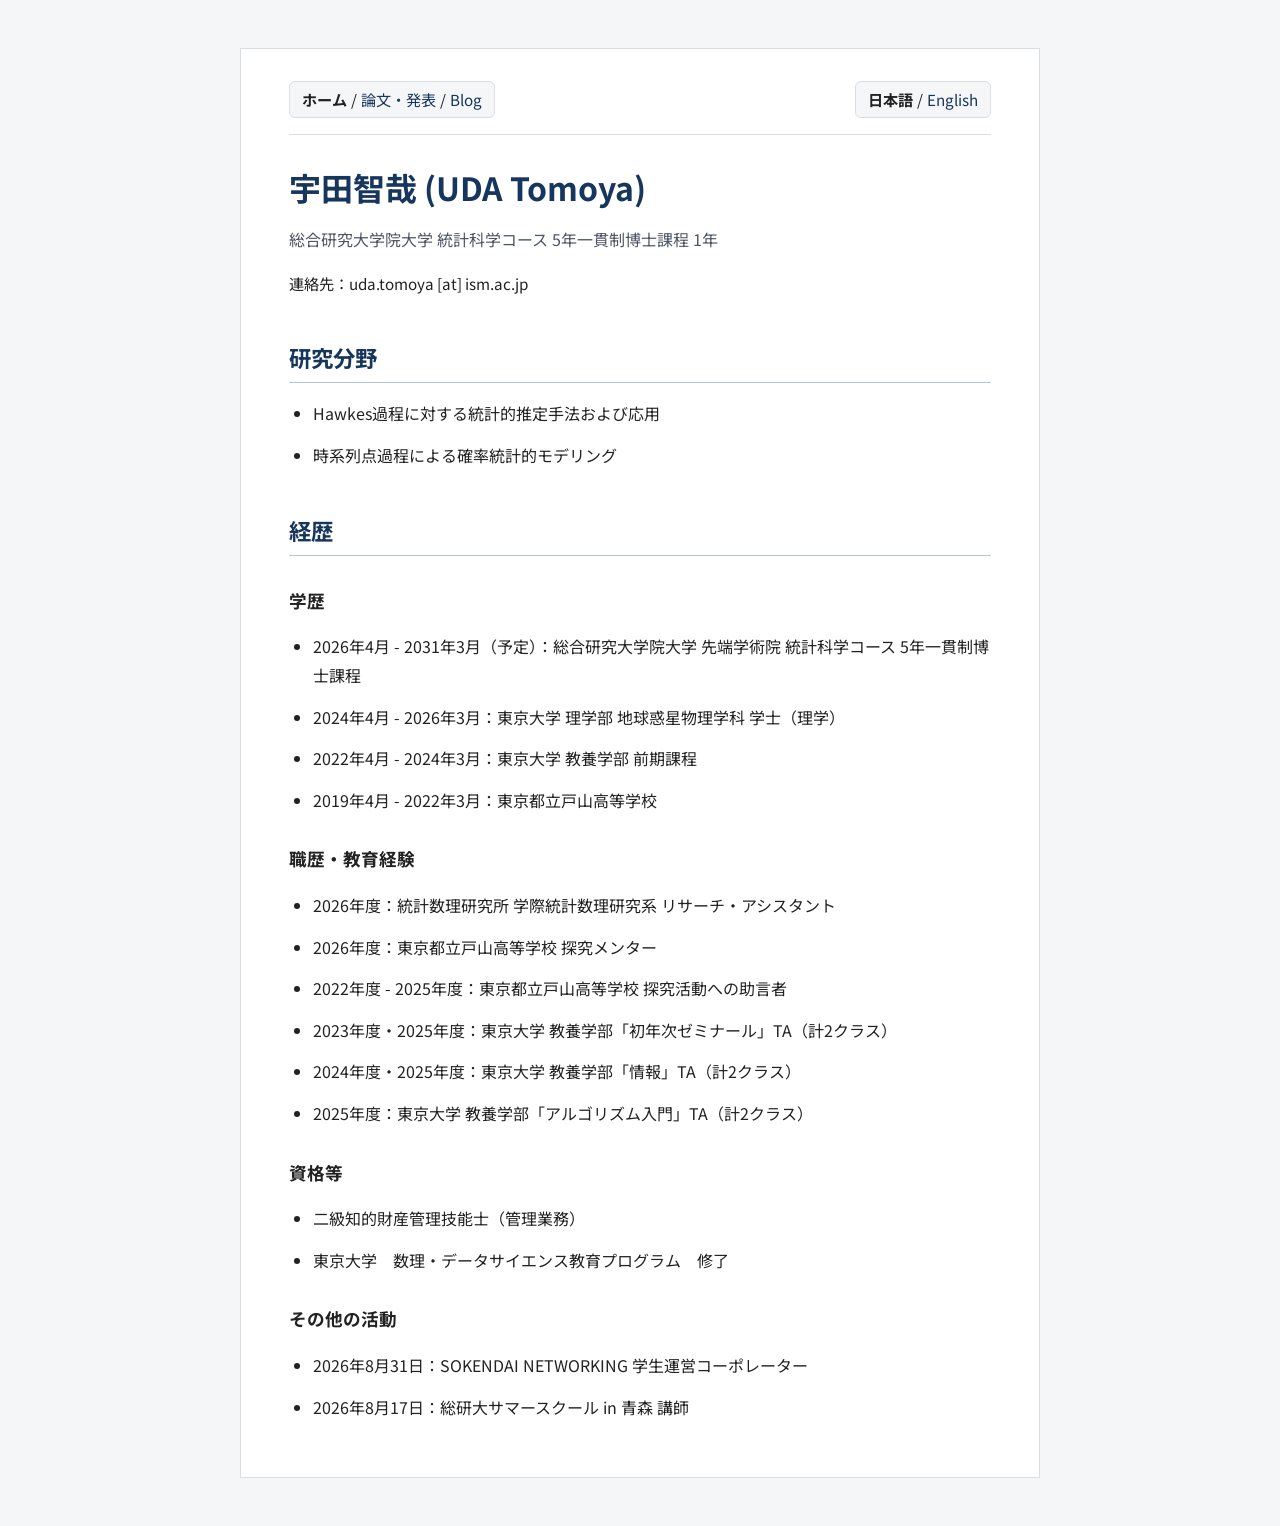
<file: index.html>
<!DOCTYPE html>
<html lang="ja">
<head>
  <meta charset="UTF-8">
  <meta name="viewport" content="width=device-width, initial-scale=1.0">
  <title>宇田智哉 (UDA Tomoya)</title>
  <link rel="preconnect" href="https://fonts.googleapis.com">
  <link rel="preconnect" href="https://fonts.gstatic.com" crossorigin>
  <link href="https://fonts.googleapis.com/css2?family=Noto+Sans+JP:wght@400;700&amp;display=swap" rel="stylesheet">
  <link rel="stylesheet" href="style.css?v=20260912">
</head>
<body>
<main>
  <div class="top-nav">
    <nav class="page-nav" aria-label="主なページ">
      <span aria-current="page">ホーム</span> / <a href="publications/">論文・発表</a> / <a href="blog/">Blog</a>
    </nav>
    <nav class="language-switch" aria-label="言語切り替え">
      <span aria-current="page">日本語</span> / <a href="en/" lang="en">English</a>
    </nav>
  </div>

  <h1>宇田智哉 (UDA Tomoya)</h1>
  <p class="affiliation">
    総合研究大学院大学 統計科学コース 5年一貫制博士課程 1年
  </p>
  <p class="contact">連絡先：uda.tomoya [at] ism.ac.jp</p>

  <hr>

  <h2>研究分野</h2>
  <ul>
    <li>Hawkes過程に対する統計的推定手法および応用</li>
    <li>時系列点過程による確率統計的モデリング</li>
  </ul>

  <hr>

  <h2>経歴</h2>
  <h3>学歴</h3>
  <ul>
    <li>
      2026年4月 - 2031年3月（予定）：総合研究大学院大学 先端学術院 統計科学コース 5年一貫制博士課程
    </li>
    <li>
      2024年4月 - 2026年3月：東京大学 理学部 地球惑星物理学科 学士（理学）
    </li>
    <li>
      2022年4月 - 2024年3月：東京大学 教養学部 前期課程
    </li>
    <li>
      2019年4月 - 2022年3月：東京都立戸山高等学校
    </li>
  </ul>

  <h3>職歴・教育経験</h3>
  <ul>
    <li>
      2026年度：統計数理研究所 学際統計数理研究系 リサーチ・アシスタント
    </li>
    <li>
      2026年度：東京都立戸山高等学校 探究メンター
    </li>
    <li>
      2022年度 - 2025年度：東京都立戸山高等学校 探究活動への助言者
    </li>
    <li>
      2023年度・2025年度：東京大学 教養学部「初年次ゼミナール」TA（計2クラス）
    </li>
    <li>
      2024年度・2025年度：東京大学 教養学部「情報」TA（計2クラス）
    </li>
    <li>
      2025年度：東京大学 教養学部「アルゴリズム入門」TA（計2クラス）
    </li>
  </ul>

  <h3>資格等</h3>
  <ul>
    <li>二級知的財産管理技能士（管理業務）</li>
    <li>東京大学　数理・データサイエンス教育プログラム　修了</li>
  </ul>

  <h3>その他の活動</h3>
  <ul>
    <li>
      2026年8月31日：SOKENDAI NETWORKING 学生運営コーポレーター
    </li>
    <li>
      2026年8月17日：総研大サマースクール in 青森 講師
    </li>
  </ul>
</main>
</body>
</html>
</file>
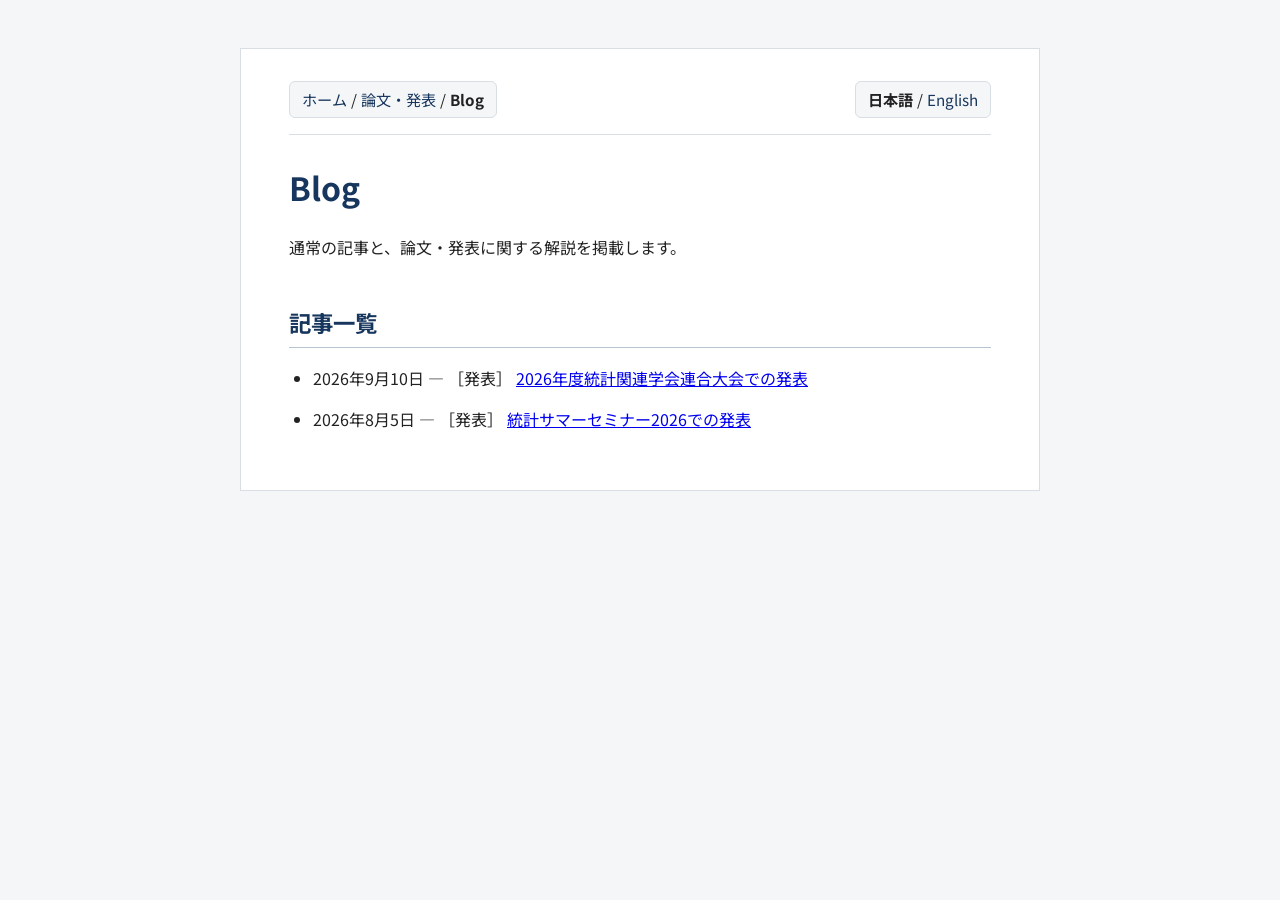
<file: blog/index.html>
<!DOCTYPE html>
<html lang="ja">
<head>
  <meta charset="UTF-8">
  <meta name="viewport" content="width=device-width, initial-scale=1.0">
  <title>Blog | 宇田智哉</title>
  <link rel="preconnect" href="https://fonts.googleapis.com">
  <link rel="preconnect" href="https://fonts.gstatic.com" crossorigin>
  <link href="https://fonts.googleapis.com/css2?family=Noto+Sans+JP:wght@400;700&amp;display=swap" rel="stylesheet">
  <link rel="stylesheet" href="../style.css?v=20260912">
</head>
<body>
<main>
  <div class="top-nav">
    <nav class="page-nav" aria-label="主なページ">
      <a href="../">ホーム</a> / <a href="../publications/">論文・発表</a> / <span aria-current="page">Blog</span>
    </nav>
    <nav class="language-switch" aria-label="言語切り替え">
      <span aria-current="page">日本語</span> / <a href="../en/blog/" lang="en">English</a>
    </nav>
  </div>

  <h1>Blog</h1>
  <p>通常の記事と、論文・発表に関する解説を掲載します。</p>

  <h2>記事一覧</h2>
  <ul>
    <li>
      <time datetime="2026-09-10">2026年9月10日</time> — ［発表］
      <a href="joint-statistical-meeting-2026/">2026年度統計関連学会連合大会での発表</a>
    </li>
    <li>
      <time datetime="2026-08-05">2026年8月5日</time> — ［発表］
      <a href="summer-seminar-2026/">統計サマーセミナー2026での発表</a>
    </li>
  </ul>
</main>
</body>
</html>
</file>
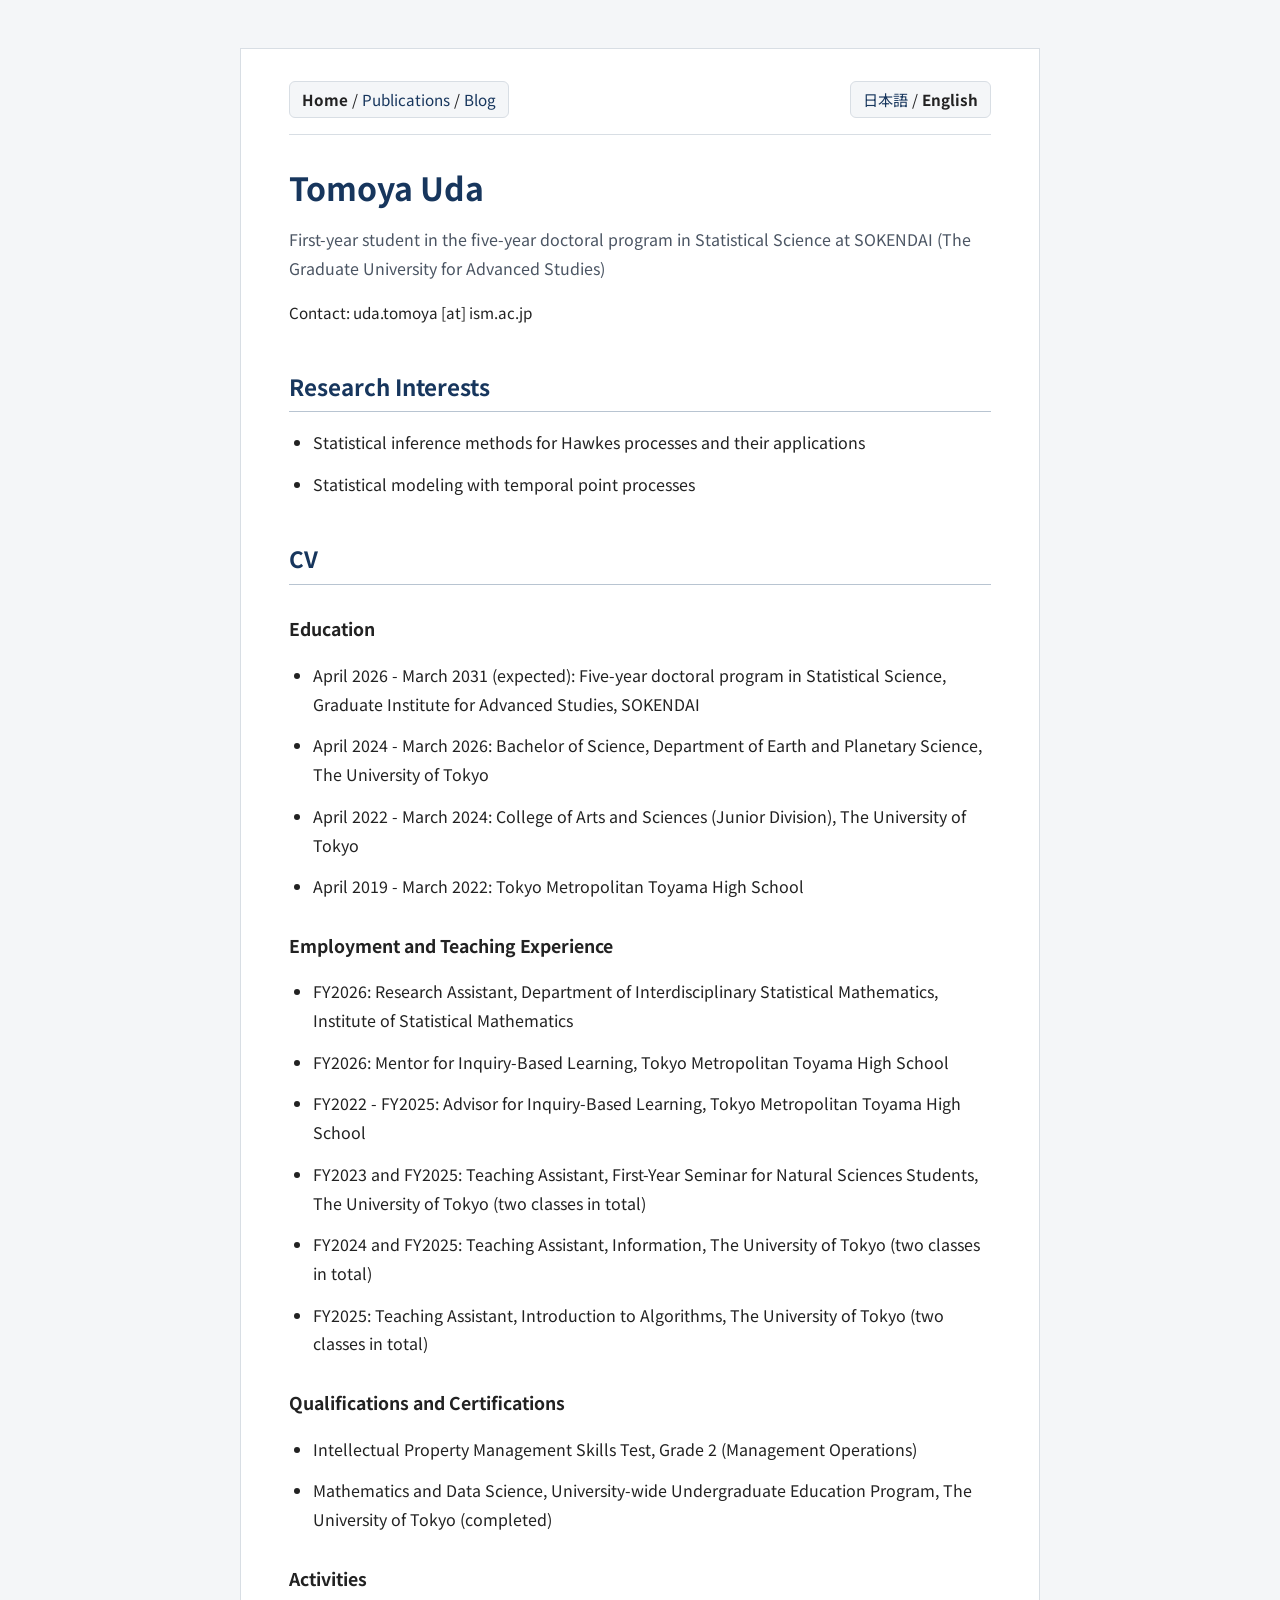
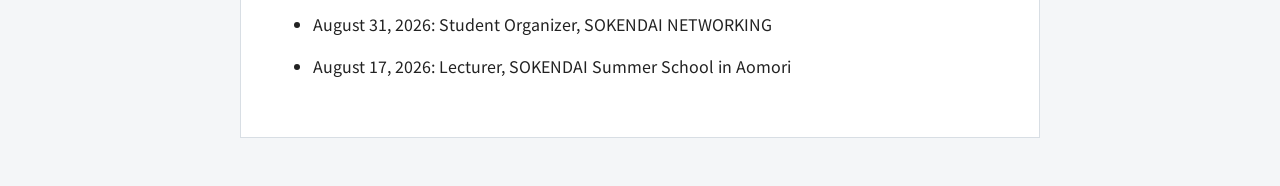
<file: en/index.html>
<!DOCTYPE html>
<html lang="en">
<head>
  <meta charset="UTF-8">
  <meta name="viewport" content="width=device-width, initial-scale=1.0">
  <title>Tomoya Uda</title>
  <link rel="preconnect" href="https://fonts.googleapis.com">
  <link rel="preconnect" href="https://fonts.gstatic.com" crossorigin>
  <link href="https://fonts.googleapis.com/css2?family=Noto+Sans+JP:wght@400;700&amp;display=swap" rel="stylesheet">
  <link rel="stylesheet" href="../style.css?v=20260912">
</head>
<body>
<main>
  <div class="top-nav">
    <nav class="page-nav" aria-label="Main pages">
      <span aria-current="page">Home</span> / <a href="publications/">Publications</a> / <a href="blog/">Blog</a>
    </nav>
    <nav class="language-switch" aria-label="Language">
      <a href="../" lang="ja">日本語</a> / <span aria-current="page">English</span>
    </nav>
  </div>

  <h1>Tomoya Uda</h1>
  <p class="affiliation">
    First-year student in the five-year doctoral program in Statistical Science at SOKENDAI (The Graduate University for Advanced Studies)
  </p>
  <p class="contact">Contact: uda.tomoya [at] ism.ac.jp</p>

  <hr>

  <h2>Research Interests</h2>
  <ul>
    <li>Statistical inference methods for Hawkes processes and their applications</li>
    <li>Statistical modeling with temporal point processes</li>
  </ul>

  <hr>

  <h2>CV</h2>
  <h3>Education</h3>
  <ul>
    <li>
      April 2026 - March 2031 (expected): Five-year doctoral program in Statistical Science, Graduate Institute for Advanced Studies, SOKENDAI
    </li>
    <li>
      April 2024 - March 2026: Bachelor of Science, Department of Earth and Planetary Science, The University of Tokyo
    </li>
    <li>
      April 2022 - March 2024: College of Arts and Sciences (Junior Division), The University of Tokyo
    </li>
    <li>
      April 2019 - March 2022: Tokyo Metropolitan Toyama High School
    </li>
  </ul>

  <h3>Employment and Teaching Experience</h3>
  <ul>
    <li>
      FY2026: Research Assistant, Department of Interdisciplinary Statistical Mathematics, Institute of Statistical Mathematics
    </li>
    <li>
      FY2026: Mentor for Inquiry-Based Learning, Tokyo Metropolitan Toyama High School
    </li>
    <li>
      FY2022 - FY2025: Advisor for Inquiry-Based Learning, Tokyo Metropolitan Toyama High School
    </li>
    <li>
      FY2023 and FY2025: Teaching Assistant, First-Year Seminar for Natural Sciences Students, The University of Tokyo (two classes in total)
    </li>
    <li>
      FY2024 and FY2025: Teaching Assistant, Information, The University of Tokyo (two classes in total)
    </li>
    <li>
      FY2025: Teaching Assistant, Introduction to Algorithms, The University of Tokyo (two classes in total)
    </li>
  </ul>

  <h3>Qualifications and Certifications</h3>
  <ul>
    <li>Intellectual Property Management Skills Test, Grade 2 (Management Operations)</li>
    <li>Mathematics and Data Science, University-wide Undergraduate Education Program, The University of Tokyo (completed)</li>
  </ul>

  <h3>Activities</h3>
  <ul>
    <li>
      August 31, 2026: Student Organizer, SOKENDAI NETWORKING
    </li>
    <li>
      August 17, 2026: Lecturer, SOKENDAI Summer School in Aomori
    </li>
  </ul>
</main>
</body>
</html>
</file>
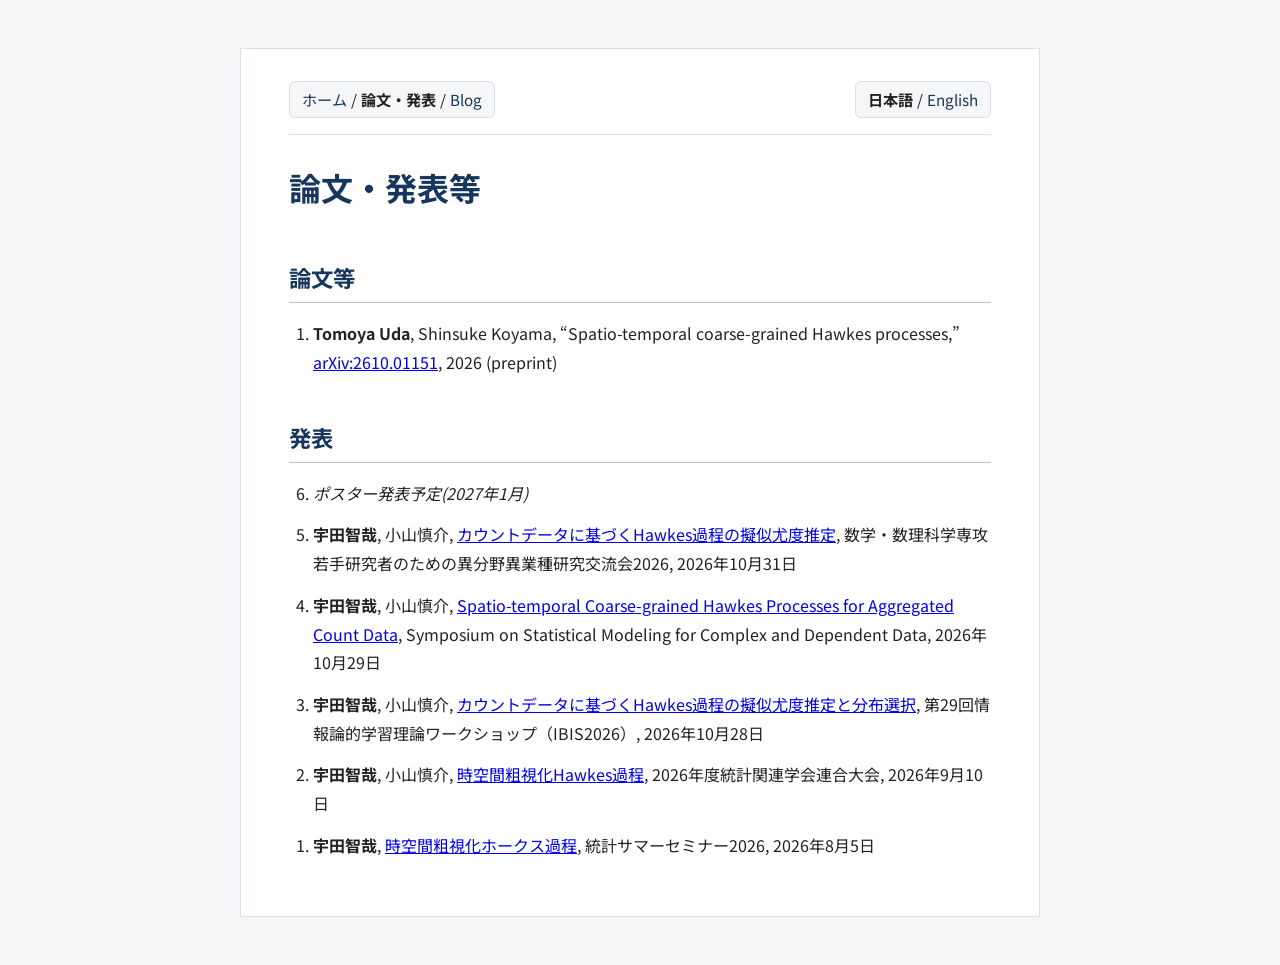
<file: publications/index.html>
<!DOCTYPE html>
<html lang="ja">
<head>
  <meta charset="UTF-8">
  <meta name="viewport" content="width=device-width, initial-scale=1.0">
  <title>論文・発表等 | 宇田智哉</title>
  <link rel="preconnect" href="https://fonts.googleapis.com">
  <link rel="preconnect" href="https://fonts.gstatic.com" crossorigin>
  <link href="https://fonts.googleapis.com/css2?family=Noto+Sans+JP:wght@400;700&amp;display=swap" rel="stylesheet">
  <link rel="stylesheet" href="../style.css?v=20260912">
</head>
<body>
<main>
  <div class="top-nav">
    <nav class="page-nav" aria-label="主なページ">
      <a href="../">ホーム</a> / <span aria-current="page">論文・発表</span> / <a href="../blog/">Blog</a>
    </nav>
    <nav class="language-switch" aria-label="言語切り替え">
      <span aria-current="page">日本語</span> / <a href="../en/publications/" lang="en">English</a>
    </nav>
  </div>

  <h1>論文・発表等</h1>

  <h2>論文等</h2>
  <ol reversed>
    <li>
      <b>Tomoya Uda</b>, Shinsuke Koyama, “Spatio-temporal coarse-grained Hawkes processes,” <a href="https://arxiv.org/abs/2610.01151">arXiv:2610.01151</a>, 2026 (preprint)
    </li>
  </ol>

  <h2>発表</h2>
  <ol reversed>
    <li>
      <i>ポスター発表予定(2027年1月)</i>
    </li>
    <li>
      <b>宇田智哉</b>, 小山慎介, <a href="https://jsiam.org/jsiam_archive/kr/career2026/poster/">カウントデータに基づくHawkes過程の擬似尤度推定</a>, 数学・数理科学専攻若手研究者のための異分野異業種研究交流会2026, 2026年10月31日
    </li>
    <li>
      <b>宇田智哉</b>, 小山慎介, <a href="https://sites.google.com/view/sympo20261029">Spatio-temporal Coarse-grained Hawkes Processes for Aggregated Count Data</a>, Symposium on Statistical Modeling for Complex and Dependent Data, 2026年10月29日
    </li>
    <li>
      <b>宇田智哉</b>, 小山慎介, <a href="https://ibisml.org/ibis2026/posters/">カウントデータに基づくHawkes過程の擬似尤度推定と分布選択</a>, 第29回情報論的学習理論ワークショップ（IBIS2026）, 2026年10月28日
    </li>
    <li>
      <b>宇田智哉</b>, 小山慎介, <a href="../blog/joint-statistical-meeting-2026/">時空間粗視化Hawkes過程</a>, 2026年度統計関連学会連合大会, 2026年9月10日
    </li>
    <li>
      <b>宇田智哉</b>, <a href="../blog/summer-seminar-2026/">時空間粗視化ホークス過程</a>, 統計サマーセミナー2026, 2026年8月5日
    </li>
  </ol>
</main>
</body>
</html>
</file>
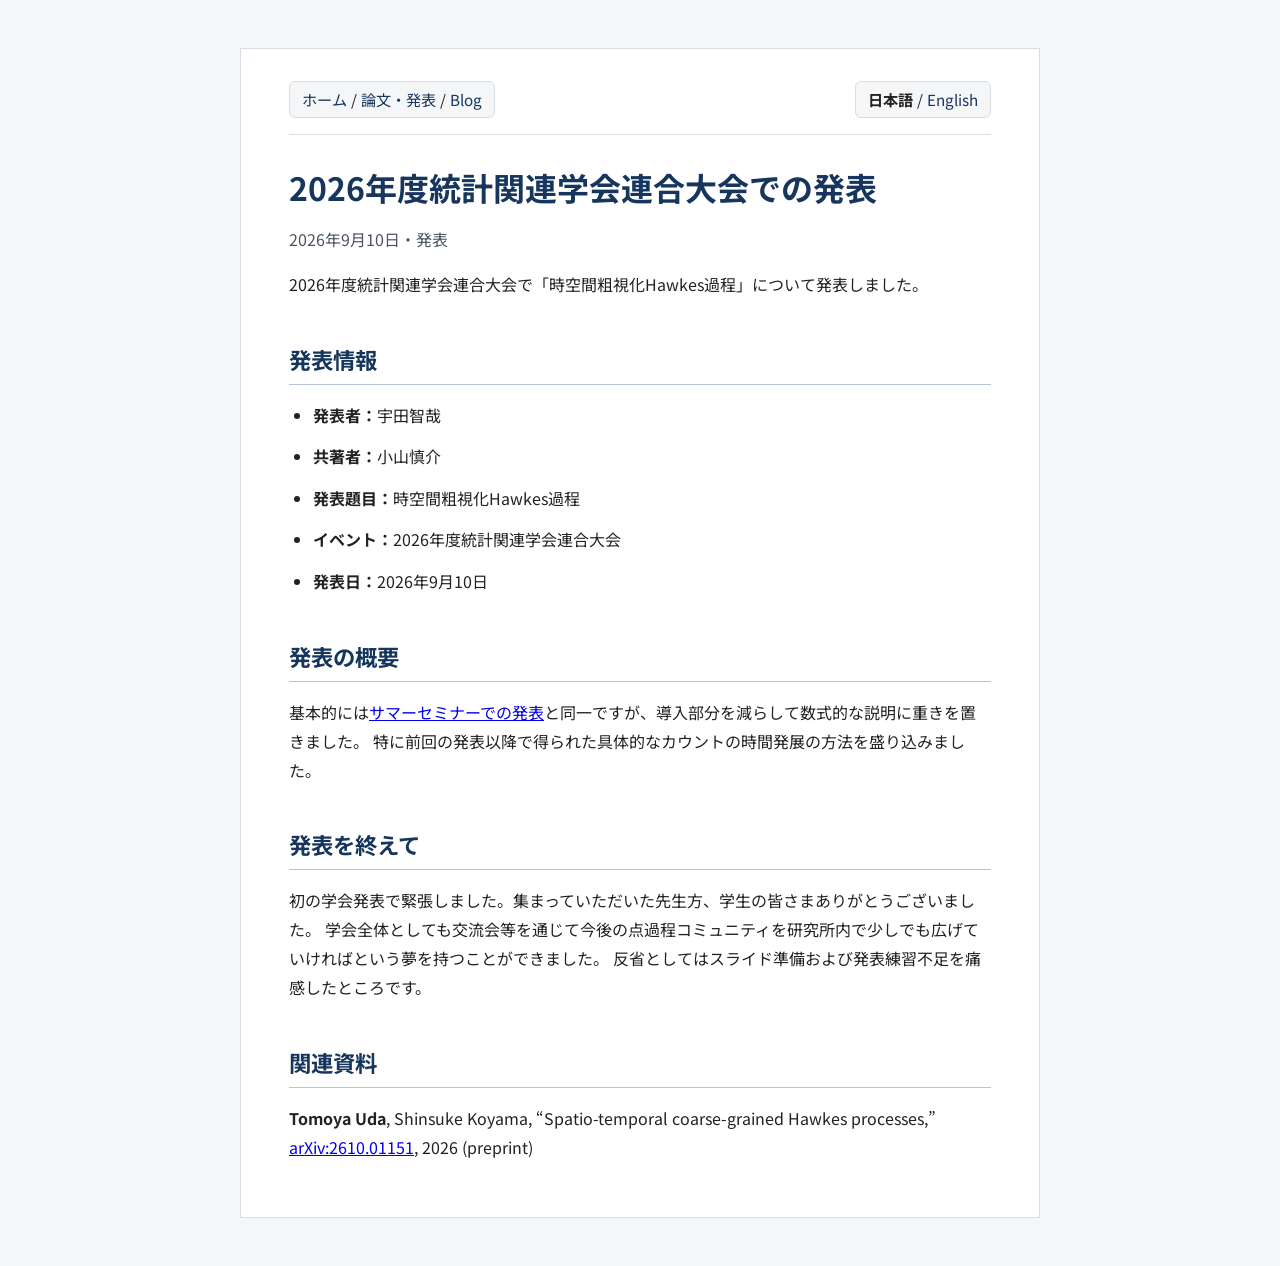
<file: blog/joint-statistical-meeting-2026/index.html>
<!DOCTYPE html>
<html lang="ja">
<head>
  <meta charset="UTF-8">
  <meta name="viewport" content="width=device-width, initial-scale=1.0">
  <title>2026年度統計関連学会連合大会での発表 | 宇田智哉</title>
  <link rel="preconnect" href="https://fonts.googleapis.com">
  <link rel="preconnect" href="https://fonts.gstatic.com" crossorigin>
  <link href="https://fonts.googleapis.com/css2?family=Noto+Sans+JP:wght@400;700&amp;display=swap" rel="stylesheet">
  <link rel="stylesheet" href="../../style.css?v=20260912">
</head>
<body>
<main>
  <div class="top-nav">
    <nav class="page-nav" aria-label="主なページ">
      <a href="../../">ホーム</a> / <a href="../../publications/">論文・発表</a> / <a href="../">Blog</a>
    </nav>
    <nav class="language-switch" aria-label="言語切り替え">
      <span aria-current="page">日本語</span> / <a href="../../en/blog/joint-statistical-meeting-2026/" lang="en">English</a>
    </nav>
  </div>

  <article>
    <h1>2026年度統計関連学会連合大会での発表</h1>
    <p class="post-meta"><time datetime="2026-09-10">2026年9月10日</time>・発表</p>

    <p>
      2026年度統計関連学会連合大会で「時空間粗視化Hawkes過程」について発表しました。
    </p>

    <h2>発表情報</h2>
    <ul>
      <li><b>発表者：</b>宇田智哉</li>
      <li><b>共著者：</b>小山慎介</li>
      <li><b>発表題目：</b>時空間粗視化Hawkes過程</li>
      <li><b>イベント：</b>2026年度統計関連学会連合大会</li>
      <li><b>発表日：</b>2026年9月10日</li>
    </ul>

    <h2>発表の概要</h2>
    <p>
      基本的には<a href="../summer-seminar-2026/">サマーセミナーでの発表</a>と同一ですが、導入部分を減らして数式的な説明に重きを置きました。
      特に前回の発表以降で得られた具体的なカウントの時間発展の方法を盛り込みました。
    </p>

    <h2>発表を終えて</h2>
    <p>
      初の学会発表で緊張しました。集まっていただいた先生方、学生の皆さまありがとうございました。
      学会全体としても交流会等を通じて今後の点過程コミュニティを研究所内で少しでも広げていければという夢を持つことができました。
      反省としてはスライド準備および発表練習不足を痛感したところです。
    </p>

    <h2>関連資料</h2>
    <p>
      <b>Tomoya Uda</b>, Shinsuke Koyama, “Spatio-temporal coarse-grained Hawkes processes,” <a href="https://arxiv.org/abs/2610.01151">arXiv:2610.01151</a>, 2026 (preprint)
    </p>
  </article>
</main>
</body>
</html>
</file>
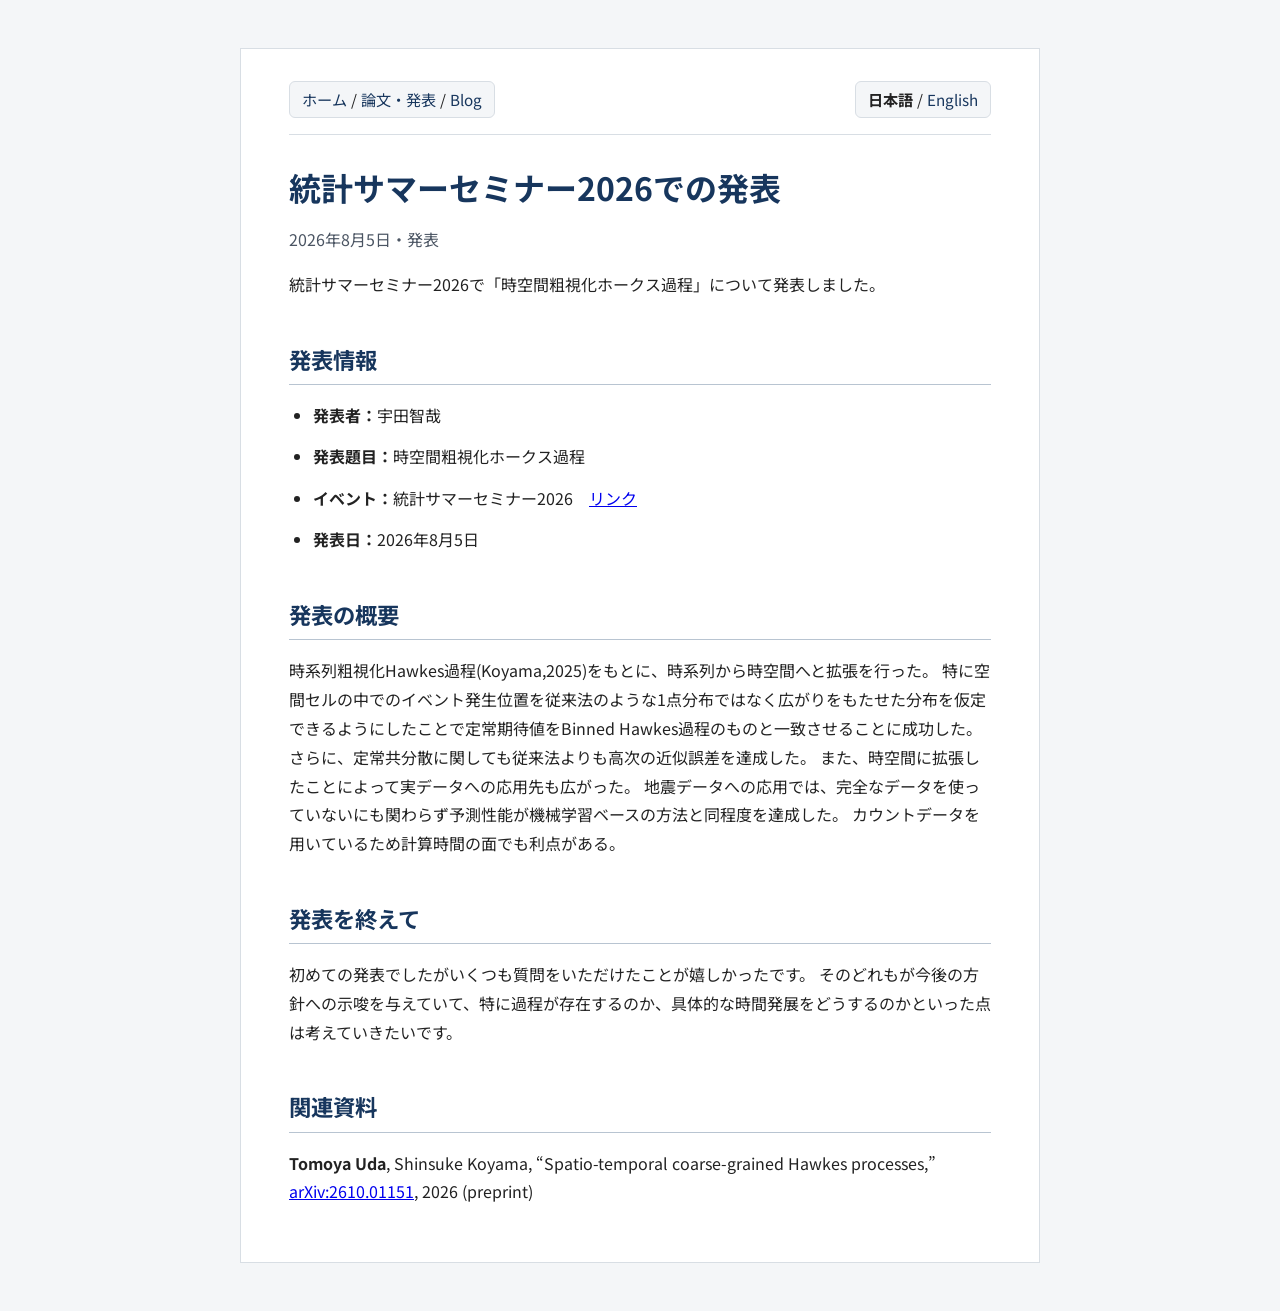
<file: blog/summer-seminar-2026/index.html>
<!DOCTYPE html>
<html lang="ja">
<head>
  <meta charset="UTF-8">
  <meta name="viewport" content="width=device-width, initial-scale=1.0">
  <title>統計サマーセミナー2026での発表 | 宇田智哉</title>
  <link rel="preconnect" href="https://fonts.googleapis.com">
  <link rel="preconnect" href="https://fonts.gstatic.com" crossorigin>
  <link href="https://fonts.googleapis.com/css2?family=Noto+Sans+JP:wght@400;700&amp;display=swap" rel="stylesheet">
  <link rel="stylesheet" href="../../style.css?v=20260912">
</head>
<body>
<main>
  <div class="top-nav">
    <nav class="page-nav" aria-label="主なページ">
      <a href="../../">ホーム</a> / <a href="../../publications/">論文・発表</a> / <a href="../">Blog</a>
    </nav>
    <nav class="language-switch" aria-label="言語切り替え">
      <span aria-current="page">日本語</span> / <a href="../../en/blog/summer-seminar-2026/" lang="en">English</a>
    </nav>
  </div>

  <article>
    <h1>統計サマーセミナー2026での発表</h1>
    <p class="post-meta"><time datetime="2026-08-05">2026年8月5日</time>・発表</p>

    <p>
      統計サマーセミナー2026で「時空間粗視化ホークス過程」について発表しました。
    </p>

    <h2>発表情報</h2>
    <ul>
      <li><b>発表者：</b>宇田智哉</li>
      <li><b>発表題目：</b>時空間粗視化ホークス過程</li>
      <li><b>イベント：</b>統計サマーセミナー2026　<a href="https://okuno.net/events/ysg2026/#oral-session-1">リンク</a></li>
      <li><b>発表日：</b>2026年8月5日</li>
    </ul>

    <h2>発表の概要</h2>
    <p>
      時系列粗視化Hawkes過程(Koyama,2025)をもとに、時系列から時空間へと拡張を行った。
      特に空間セルの中でのイベント発生位置を従来法のような1点分布ではなく広がりをもたせた分布を仮定できるようにしたことで定常期待値をBinned Hawkes過程のものと一致させることに成功した。
      さらに、定常共分散に関しても従来法よりも高次の近似誤差を達成した。
      また、時空間に拡張したことによって実データへの応用先も広がった。
      地震データへの応用では、完全なデータを使っていないにも関わらず予測性能が機械学習ベースの方法と同程度を達成した。
      カウントデータを用いているため計算時間の面でも利点がある。
    </p>

    <h2>発表を終えて</h2>
    <p>
      初めての発表でしたがいくつも質問をいただけたことが嬉しかったです。
      そのどれもが今後の方針への示唆を与えていて、特に過程が存在するのか、具体的な時間発展をどうするのかといった点は考えていきたいです。
    </p>

    <h2>関連資料</h2>
    <p>
      <b>Tomoya Uda</b>, Shinsuke Koyama, “Spatio-temporal coarse-grained Hawkes processes,” <a href="https://arxiv.org/abs/2610.01151">arXiv:2610.01151</a>, 2026 (preprint)
    </p>
  </article>
</main>
</body>
</html>
</file>
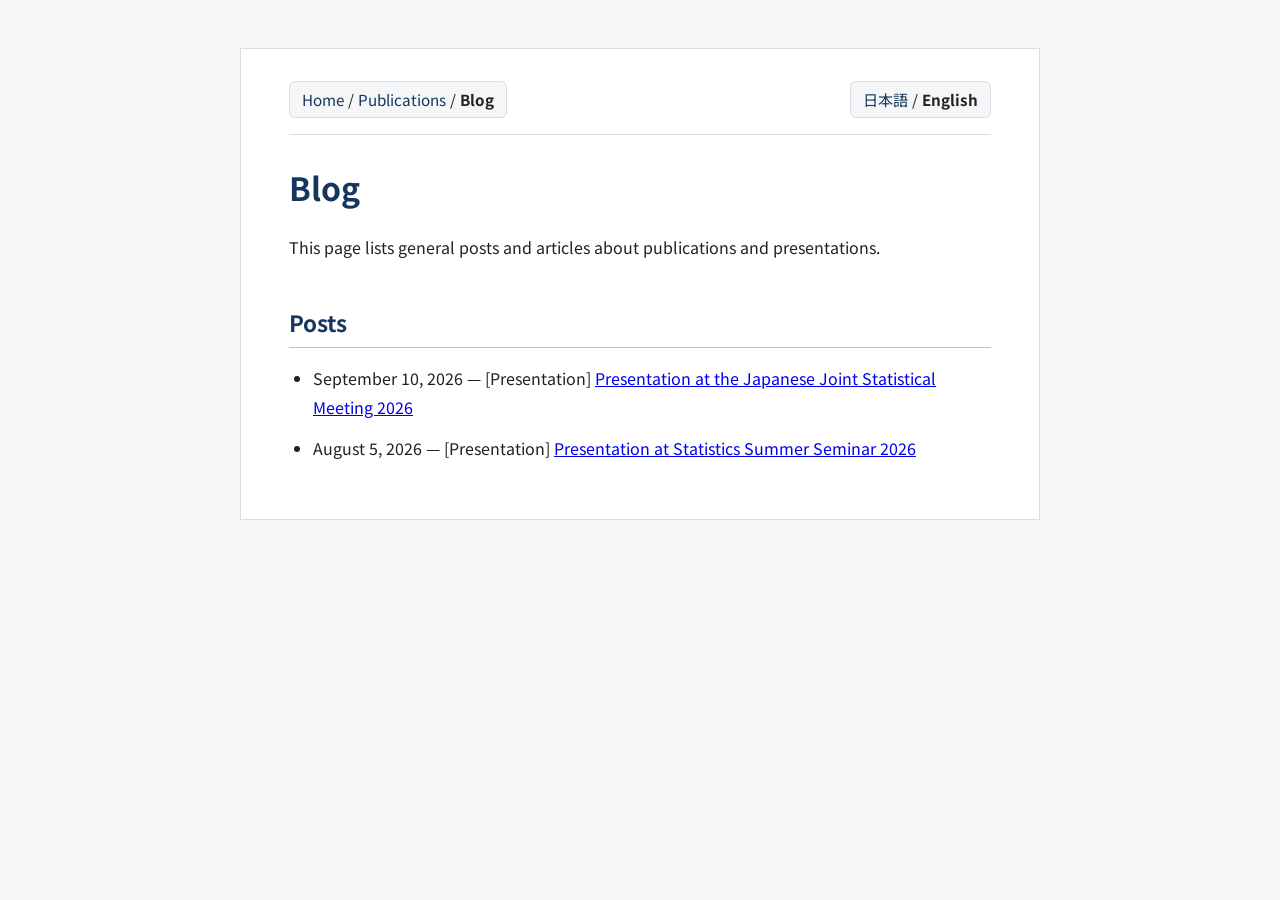
<file: en/blog/index.html>
<!DOCTYPE html>
<html lang="en">
<head>
  <meta charset="UTF-8">
  <meta name="viewport" content="width=device-width, initial-scale=1.0">
  <title>Blog | Tomoya Uda</title>
  <link rel="preconnect" href="https://fonts.googleapis.com">
  <link rel="preconnect" href="https://fonts.gstatic.com" crossorigin>
  <link href="https://fonts.googleapis.com/css2?family=Noto+Sans+JP:wght@400;700&amp;display=swap" rel="stylesheet">
  <link rel="stylesheet" href="../../style.css?v=20260912">
</head>
<body>
<main>
  <div class="top-nav">
    <nav class="page-nav" aria-label="Main pages">
      <a href="../">Home</a> / <a href="../publications/">Publications</a> / <span aria-current="page">Blog</span>
    </nav>
    <nav class="language-switch" aria-label="Language">
      <a href="../../blog/" lang="ja">日本語</a> / <span aria-current="page">English</span>
    </nav>
  </div>

  <h1>Blog</h1>
  <p>This page lists general posts and articles about publications and presentations.</p>

  <h2>Posts</h2>
  <ul>
    <li>
      <time datetime="2026-09-10">September 10, 2026</time> — [Presentation]
      <a href="joint-statistical-meeting-2026/">Presentation at the Japanese Joint Statistical Meeting 2026</a>
    </li>
    <li>
      <time datetime="2026-08-05">August 5, 2026</time> — [Presentation]
      <a href="summer-seminar-2026/">Presentation at Statistics Summer Seminar 2026</a>
    </li>
  </ul>
</main>
</body>
</html>
</file>
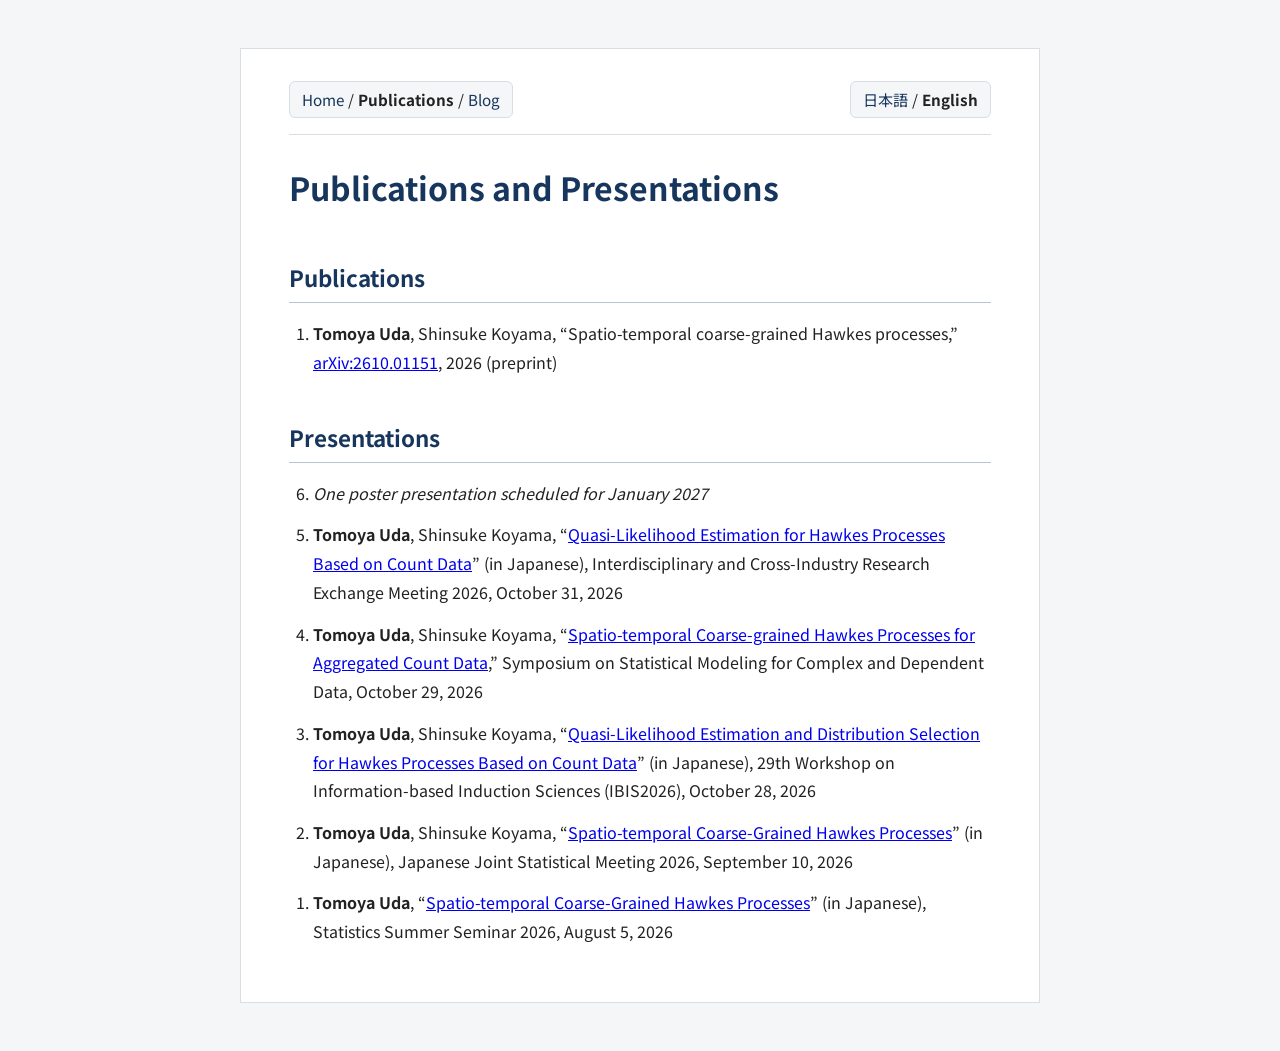
<file: en/publications/index.html>
<!DOCTYPE html>
<html lang="en">
<head>
  <meta charset="UTF-8">
  <meta name="viewport" content="width=device-width, initial-scale=1.0">
  <title>Publications and Presentations | Tomoya Uda</title>
  <link rel="preconnect" href="https://fonts.googleapis.com">
  <link rel="preconnect" href="https://fonts.gstatic.com" crossorigin>
  <link href="https://fonts.googleapis.com/css2?family=Noto+Sans+JP:wght@400;700&amp;display=swap" rel="stylesheet">
  <link rel="stylesheet" href="../../style.css?v=20260912">
</head>
<body>
<main>
  <div class="top-nav">
    <nav class="page-nav" aria-label="Main pages">
      <a href="../">Home</a> / <span aria-current="page">Publications</span> / <a href="../blog/">Blog</a>
    </nav>
    <nav class="language-switch" aria-label="Language">
      <a href="../../publications/" lang="ja">日本語</a> / <span aria-current="page">English</span>
    </nav>
  </div>

  <h1>Publications and Presentations</h1>

  <h2>Publications</h2>
  <ol reversed>
    <li>
      <b>Tomoya Uda</b>, Shinsuke Koyama, “Spatio-temporal coarse-grained Hawkes processes,” <a href="https://arxiv.org/abs/2610.01151">arXiv:2610.01151</a>, 2026 (preprint)
    </li>
  </ol>

  <h2>Presentations</h2>
  <ol reversed>
    <li>
      <i>One poster presentation scheduled for January 2027</i>
    </li>
    <li>
      <b>Tomoya Uda</b>, Shinsuke Koyama, “<a href="https://jsiam.org/jsiam_archive/kr/career2026/poster/">Quasi-Likelihood Estimation for Hawkes Processes Based on Count Data</a>” (in Japanese), Interdisciplinary and Cross-Industry Research Exchange Meeting 2026, October 31, 2026
    </li>
    <li>
      <b>Tomoya Uda</b>, Shinsuke Koyama, “<a href="https://sites.google.com/view/sympo20261029">Spatio-temporal Coarse-grained Hawkes Processes for Aggregated Count Data</a>,” Symposium on Statistical Modeling for Complex and Dependent Data, October 29, 2026
    </li>
    <li>
      <b>Tomoya Uda</b>, Shinsuke Koyama, “<a href="https://ibisml.org/ibis2026/posters/">Quasi-Likelihood Estimation and Distribution Selection for Hawkes Processes Based on Count Data</a>” (in Japanese), 29th Workshop on Information-based Induction Sciences (IBIS2026), October 28, 2026
    </li>
    <li>
      <b>Tomoya Uda</b>, Shinsuke Koyama, “<a href="../blog/joint-statistical-meeting-2026/">Spatio-temporal Coarse-Grained Hawkes Processes</a>” (in Japanese), Japanese Joint Statistical Meeting 2026, September 10, 2026
    </li>
    <li>
      <b>Tomoya Uda</b>, “<a href="../blog/summer-seminar-2026/">Spatio-temporal Coarse-Grained Hawkes Processes</a>” (in Japanese), Statistics Summer Seminar 2026, August 5, 2026
    </li>
  </ol>
</main>
</body>
</html>
</file>
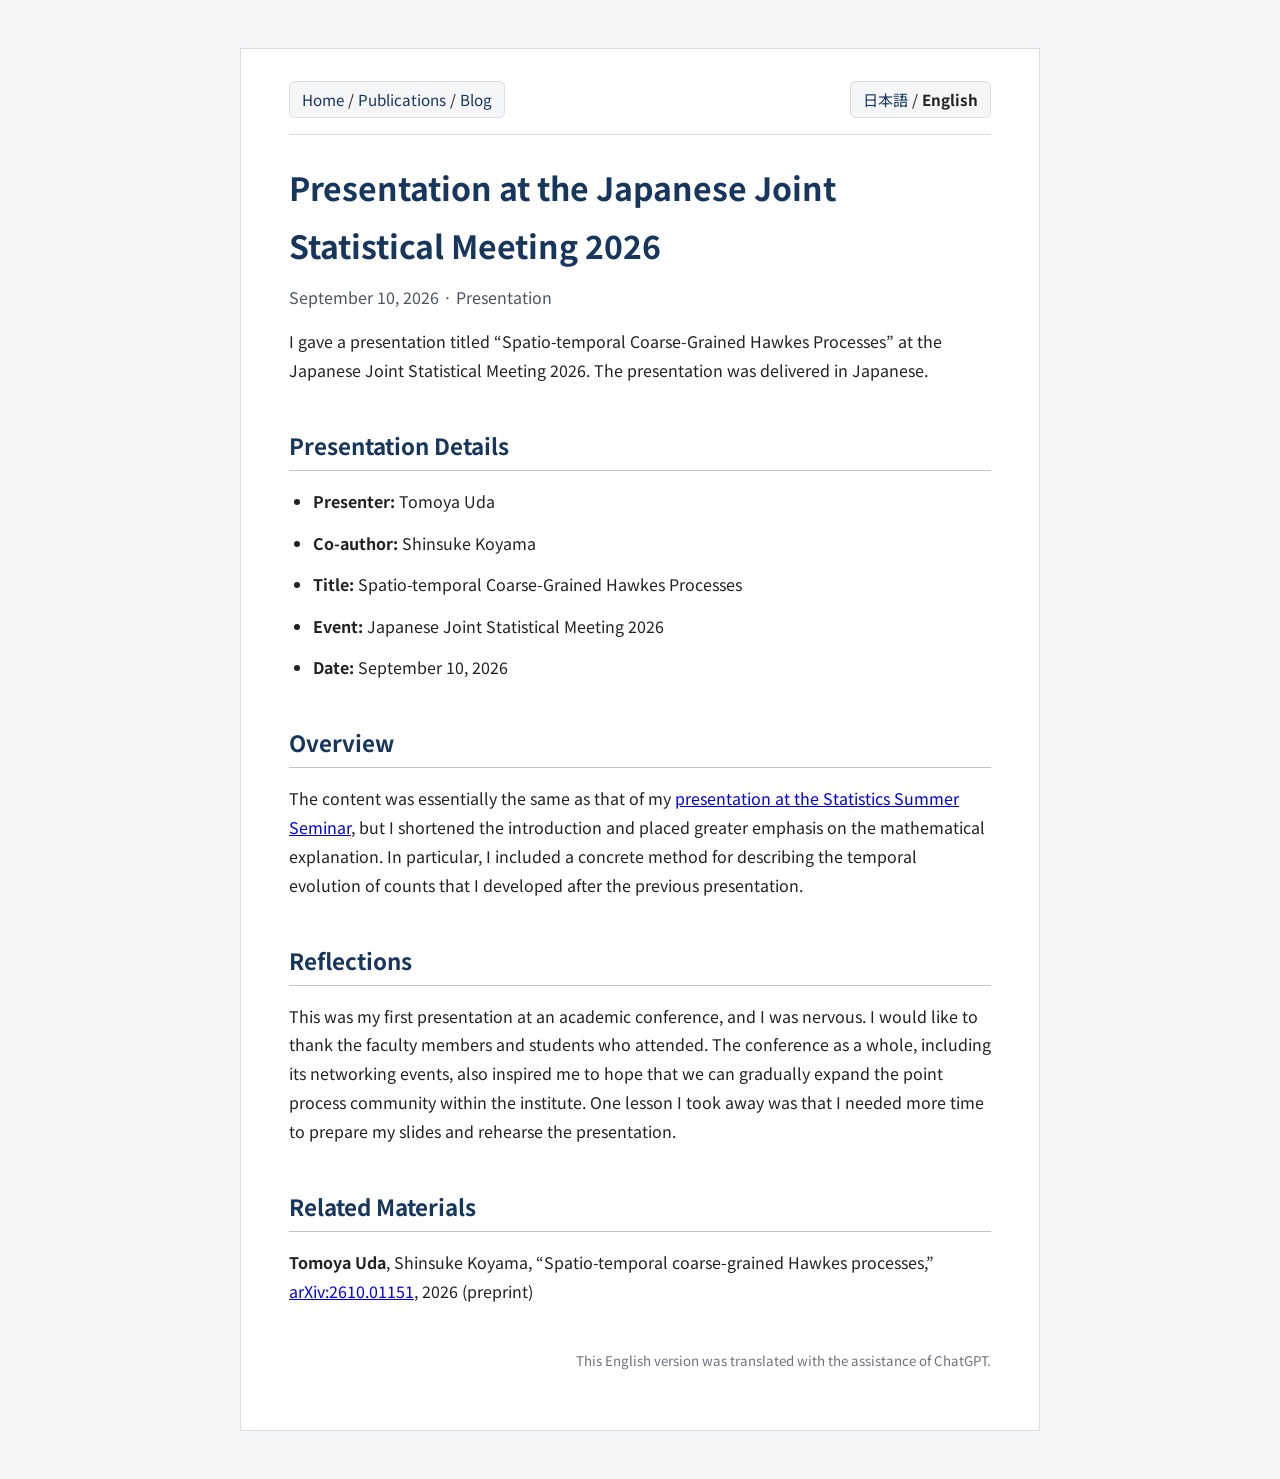
<file: en/blog/joint-statistical-meeting-2026/index.html>
<!DOCTYPE html>
<html lang="en">
<head>
  <meta charset="UTF-8">
  <meta name="viewport" content="width=device-width, initial-scale=1.0">
  <title>Presentation at the Japanese Joint Statistical Meeting 2026 | Tomoya Uda</title>
  <link rel="preconnect" href="https://fonts.googleapis.com">
  <link rel="preconnect" href="https://fonts.gstatic.com" crossorigin>
  <link href="https://fonts.googleapis.com/css2?family=Noto+Sans+JP:wght@400;700&amp;display=swap" rel="stylesheet">
  <link rel="stylesheet" href="../../../style.css?v=20260912">
</head>
<body>
<main>
  <div class="top-nav">
    <nav class="page-nav" aria-label="Main pages">
      <a href="../../../en/">Home</a> / <a href="../../publications/">Publications</a> / <a href="../">Blog</a>
    </nav>
    <nav class="language-switch" aria-label="Language">
      <a href="../../../blog/joint-statistical-meeting-2026/" lang="ja">日本語</a> / <span aria-current="page">English</span>
    </nav>
  </div>

  <article>
    <h1>Presentation at the Japanese Joint Statistical Meeting 2026</h1>
    <p class="post-meta"><time datetime="2026-09-10">September 10, 2026</time> · Presentation</p>

    <p>
      I gave a presentation titled “Spatio-temporal Coarse-Grained Hawkes Processes” at the Japanese Joint Statistical Meeting 2026. The presentation was delivered in Japanese.
    </p>

    <h2>Presentation Details</h2>
    <ul>
      <li><b>Presenter:</b> Tomoya Uda</li>
      <li><b>Co-author:</b> Shinsuke Koyama</li>
      <li><b>Title:</b> Spatio-temporal Coarse-Grained Hawkes Processes</li>
      <li><b>Event:</b> Japanese Joint Statistical Meeting 2026</li>
      <li><b>Date:</b> September 10, 2026</li>
    </ul>

    <h2>Overview</h2>
    <p>
      The content was essentially the same as that of my <a href="../summer-seminar-2026/">presentation at the Statistics Summer Seminar</a>, but I shortened the introduction and placed greater emphasis on the mathematical explanation.
      In particular, I included a concrete method for describing the temporal evolution of counts that I developed after the previous presentation.
    </p>

    <h2>Reflections</h2>
    <p>
      This was my first presentation at an academic conference, and I was nervous. I would like to thank the faculty members and students who attended.
      The conference as a whole, including its networking events, also inspired me to hope that we can gradually expand the point process community within the institute.
      One lesson I took away was that I needed more time to prepare my slides and rehearse the presentation.
    </p>

    <h2>Related Materials</h2>
    <p>
      <b>Tomoya Uda</b>, Shinsuke Koyama, “Spatio-temporal coarse-grained Hawkes processes,” <a href="https://arxiv.org/abs/2610.01151">arXiv:2610.01151</a>, 2026 (preprint)
    </p>

    <p class="translation-note"><small>This English version was translated with the assistance of ChatGPT.</small></p>
  </article>
</main>
</body>
</html>
</file>
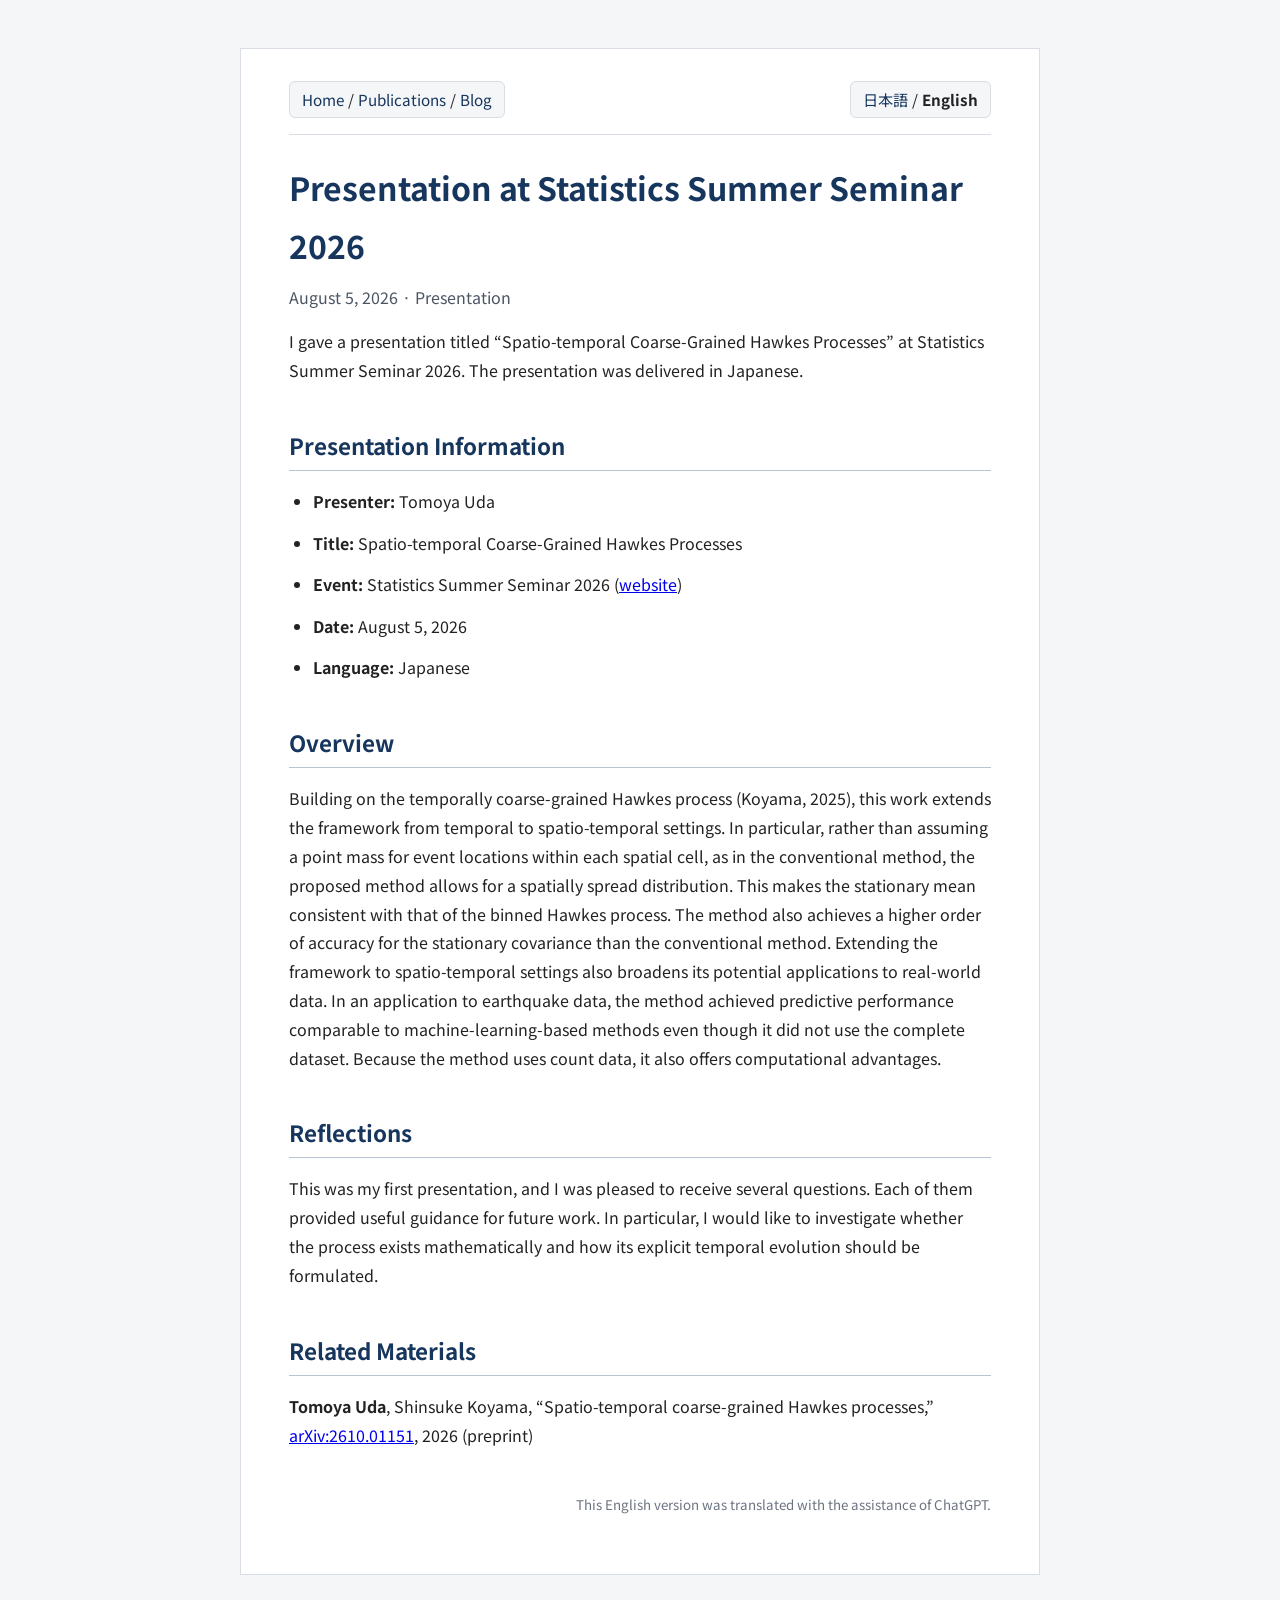
<file: en/blog/summer-seminar-2026/index.html>
<!DOCTYPE html>
<html lang="en">
<head>
  <meta charset="UTF-8">
  <meta name="viewport" content="width=device-width, initial-scale=1.0">
  <title>Presentation at Statistics Summer Seminar 2026 | Tomoya Uda</title>
  <link rel="preconnect" href="https://fonts.googleapis.com">
  <link rel="preconnect" href="https://fonts.gstatic.com" crossorigin>
  <link href="https://fonts.googleapis.com/css2?family=Noto+Sans+JP:wght@400;700&amp;display=swap" rel="stylesheet">
  <link rel="stylesheet" href="../../../style.css?v=20260912">
</head>
<body>
<main>
  <div class="top-nav">
    <nav class="page-nav" aria-label="Main pages">
      <a href="../../../en/">Home</a> / <a href="../../../en/publications/">Publications</a> / <a href="../">Blog</a>
    </nav>
    <nav class="language-switch" aria-label="Language">
      <a href="../../../blog/summer-seminar-2026/" lang="ja">日本語</a> / <span aria-current="page">English</span>
    </nav>
  </div>

  <article>
    <h1>Presentation at Statistics Summer Seminar 2026</h1>
    <p class="post-meta"><time datetime="2026-08-05">August 5, 2026</time> · Presentation</p>

    <p>
      I gave a presentation titled “Spatio-temporal Coarse-Grained Hawkes Processes” at Statistics Summer Seminar 2026. The presentation was delivered in Japanese.
    </p>

    <h2>Presentation Information</h2>
    <ul>
      <li><b>Presenter:</b> Tomoya Uda</li>
      <li><b>Title:</b> Spatio-temporal Coarse-Grained Hawkes Processes</li>
      <li><b>Event:</b> Statistics Summer Seminar 2026 (<a href="https://okuno.net/events/ysg2026/#oral-session-1">website</a>)</li>
      <li><b>Date:</b> August 5, 2026</li>
      <li><b>Language:</b> Japanese</li>
    </ul>

    <h2>Overview</h2>
    <p>
      Building on the temporally coarse-grained Hawkes process (Koyama, 2025), this work extends the framework from temporal to spatio-temporal settings.
      In particular, rather than assuming a point mass for event locations within each spatial cell, as in the conventional method, the proposed method allows for a spatially spread distribution.
      This makes the stationary mean consistent with that of the binned Hawkes process.
      The method also achieves a higher order of accuracy for the stationary covariance than the conventional method.
      Extending the framework to spatio-temporal settings also broadens its potential applications to real-world data.
      In an application to earthquake data, the method achieved predictive performance comparable to machine-learning-based methods even though it did not use the complete dataset.
      Because the method uses count data, it also offers computational advantages.
    </p>

    <h2>Reflections</h2>
    <p>
      This was my first presentation, and I was pleased to receive several questions.
      Each of them provided useful guidance for future work.
      In particular, I would like to investigate whether the process exists mathematically and how its explicit temporal evolution should be formulated.
    </p>

    <h2>Related Materials</h2>
    <p>
      <b>Tomoya Uda</b>, Shinsuke Koyama, “Spatio-temporal coarse-grained Hawkes processes,” <a href="https://arxiv.org/abs/2610.01151">arXiv:2610.01151</a>, 2026 (preprint)
    </p>

    <p class="translation-note"><small>This English version was translated with the assistance of ChatGPT.</small></p>
  </article>
</main>
</body>
</html>
</file>
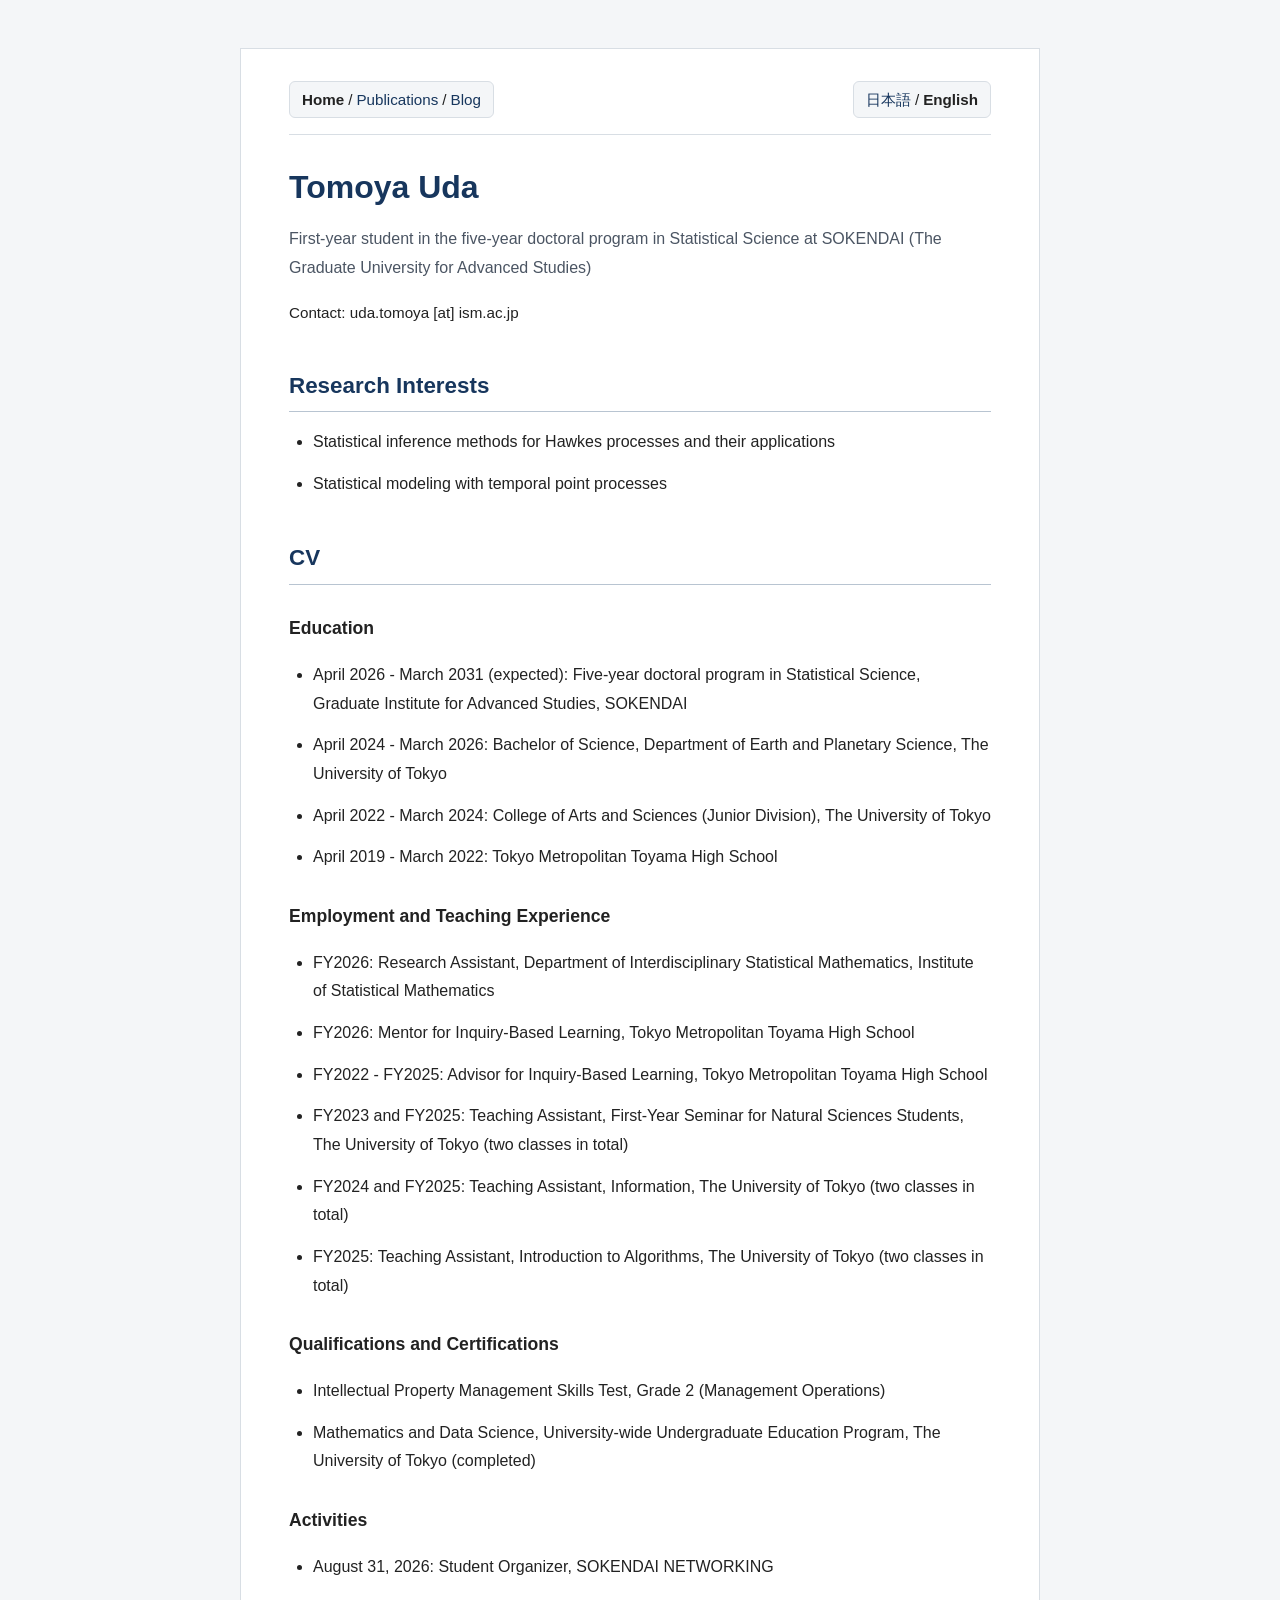
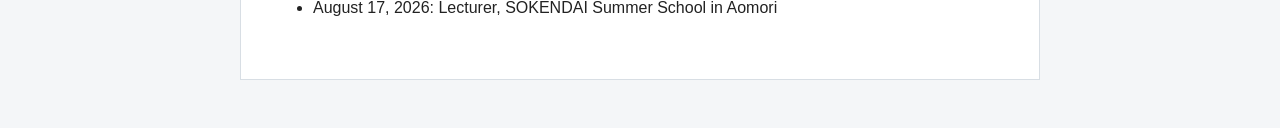
<file: index_en.html>
<!DOCTYPE html>
<html lang="en">
<head>
  <meta charset="UTF-8">
  <meta name="viewport" content="width=device-width, initial-scale=1.0">
  <meta http-equiv="refresh" content="0; url=en/">
  <title>Redirecting to English page</title>
  <link rel="canonical" href="en/">
</head>
<body>
  <p><a href="en/">Continue to the English page</a></p>
</body>
</html>
</file>
<file: style.css>
* {
  box-sizing: border-box;
}

body {
  font-family: 'Noto Sans JP', sans-serif;
  margin: 0;
  color: #222;
  background: #f4f6f8;
  line-height: 1.8;
}

main {
  max-width: 800px;
  margin: 48px auto;
  padding: 32px 48px 40px;
  background: #fff;
  border: 1px solid #d8dee4;
}

.top-nav {
  display: flex;
  justify-content: space-between;
  align-items: stretch;
  gap: 1rem;
  margin: 0 0 1.5rem;
  padding-bottom: 1rem;
  border-bottom: 1px solid #d8dee4;
  font-size: 0.95rem;
}

.page-nav,
.language-switch {
  display: flex;
  align-items: center;
  gap: 0.25rem;
  min-height: 2.25rem;
  padding: 0.25rem 0.75rem;
  background: #f4f6f8;
  border: 1px solid #d8dee4;
  border-radius: 6px;
}

.top-nav a {
  color: #17365d;
  text-decoration: none;
}

.top-nav a:hover {
  text-decoration: underline;
  text-underline-offset: 0.2em;
}

.top-nav [aria-current="page"] {
  font-weight: 700;
}

h1 {
  margin: 0;
  color: #17365d;
  font-size: 2rem;
}

h2 {
  margin-top: 2.5rem;
  margin-bottom: 1rem;
  padding-bottom: 0.3rem;
  color: #17365d;
  font-size: 1.4rem;
  border-bottom: 1px solid #b8c4d1;
}

h3 {
  margin-top: 1.8rem;
  margin-bottom: 0.5rem;
  font-size: 1.1rem;
}

.affiliation {
  margin-top: 0.5rem;
  color: #4b5563;
}

.contact {
  margin: 0.5rem 0 0;
  font-size: 0.95rem;
}

.post-meta {
  margin-top: 0.5rem;
  color: #4b5563;
}

.placeholder {
  padding-left: 1rem;
  color: #4b5563;
  border-left: 3px solid #b8c4d1;
}

.translation-note {
  margin-top: 2.5rem;
  color: #6b7280;
  text-align: right;
}

ul,
ol {
  padding-left: 1.5rem;
}

li + li {
  margin-top: 0.8rem;
}

hr {
  display: none;
}

@media (max-width: 640px) {
  body {
    background: #fff;
  }

  main {
    margin: 0;
    padding: 20px;
    border: 0;
  }

  .top-nav {
    flex-direction: column;
    gap: 0.5rem;
  }

  .page-nav,
  .language-switch {
    justify-content: center;
  }

  h1 {
    font-size: 1.7rem;
  }
}
</file>
